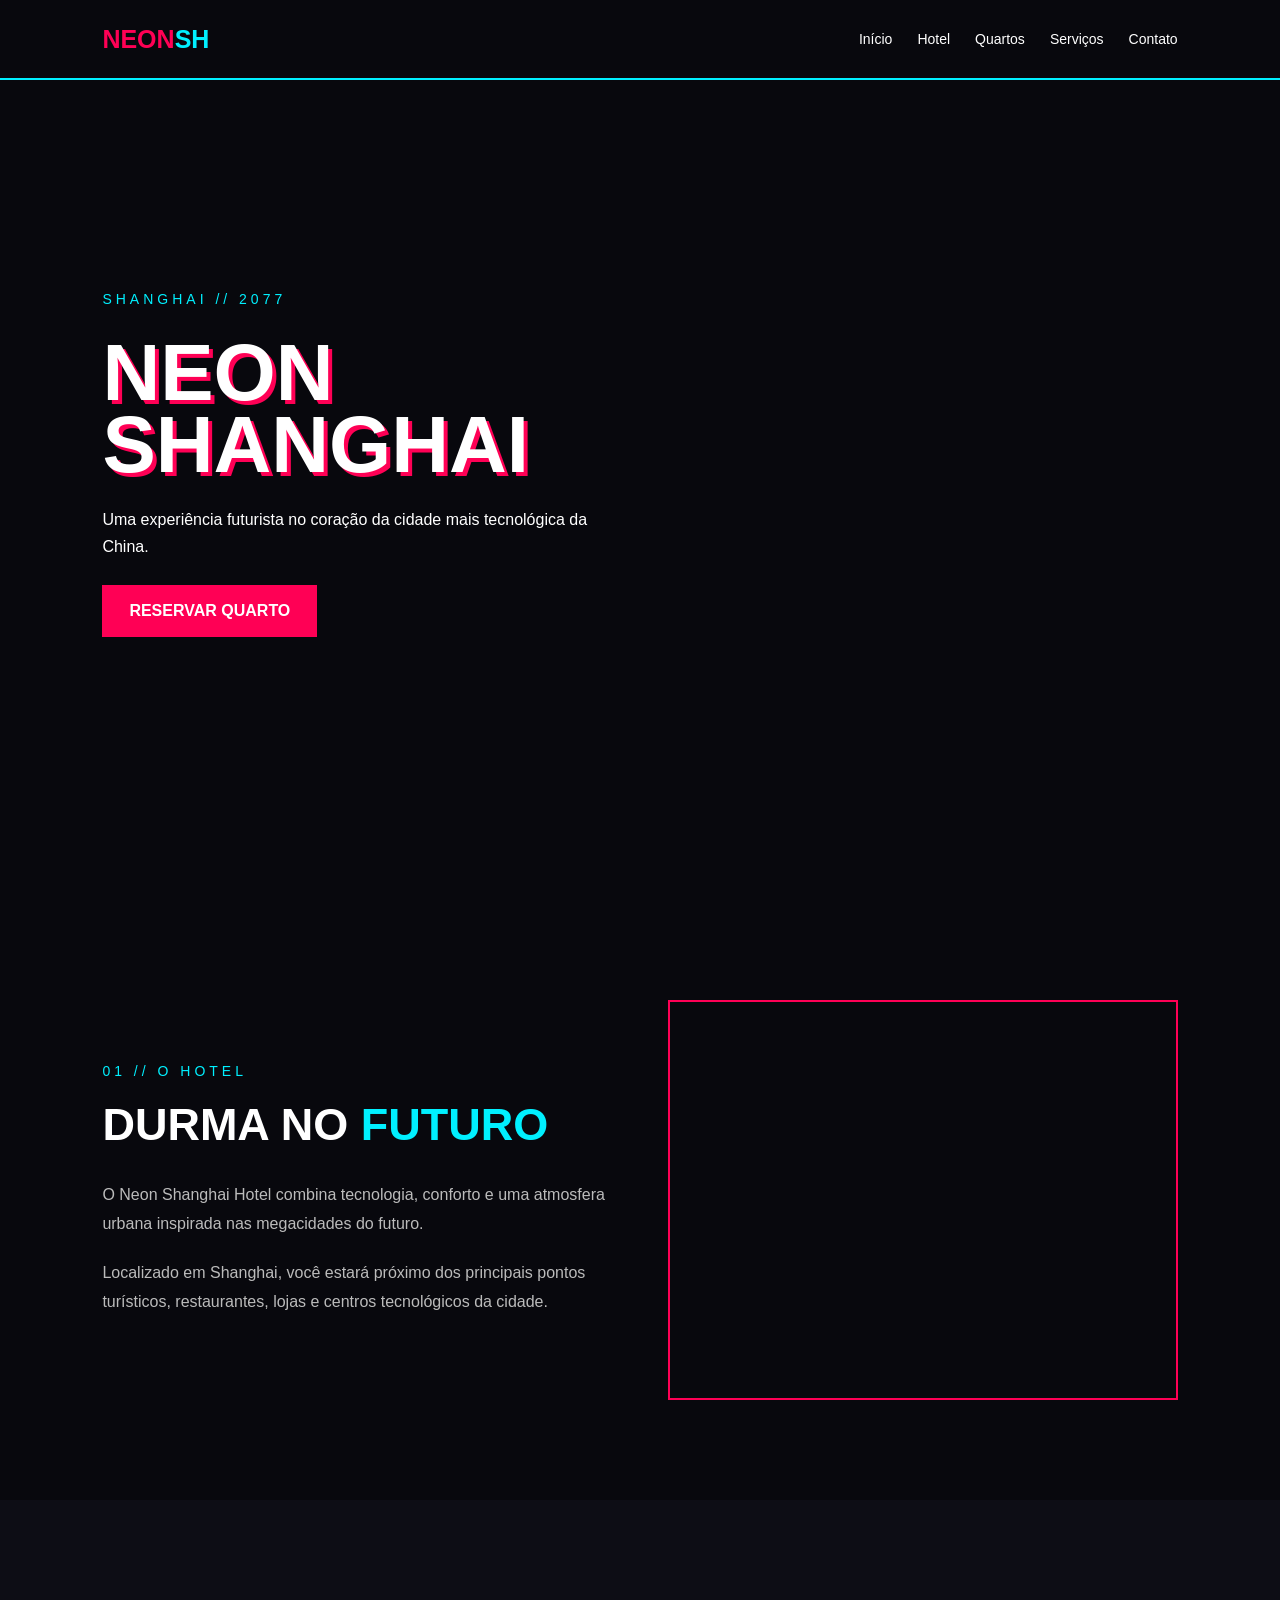
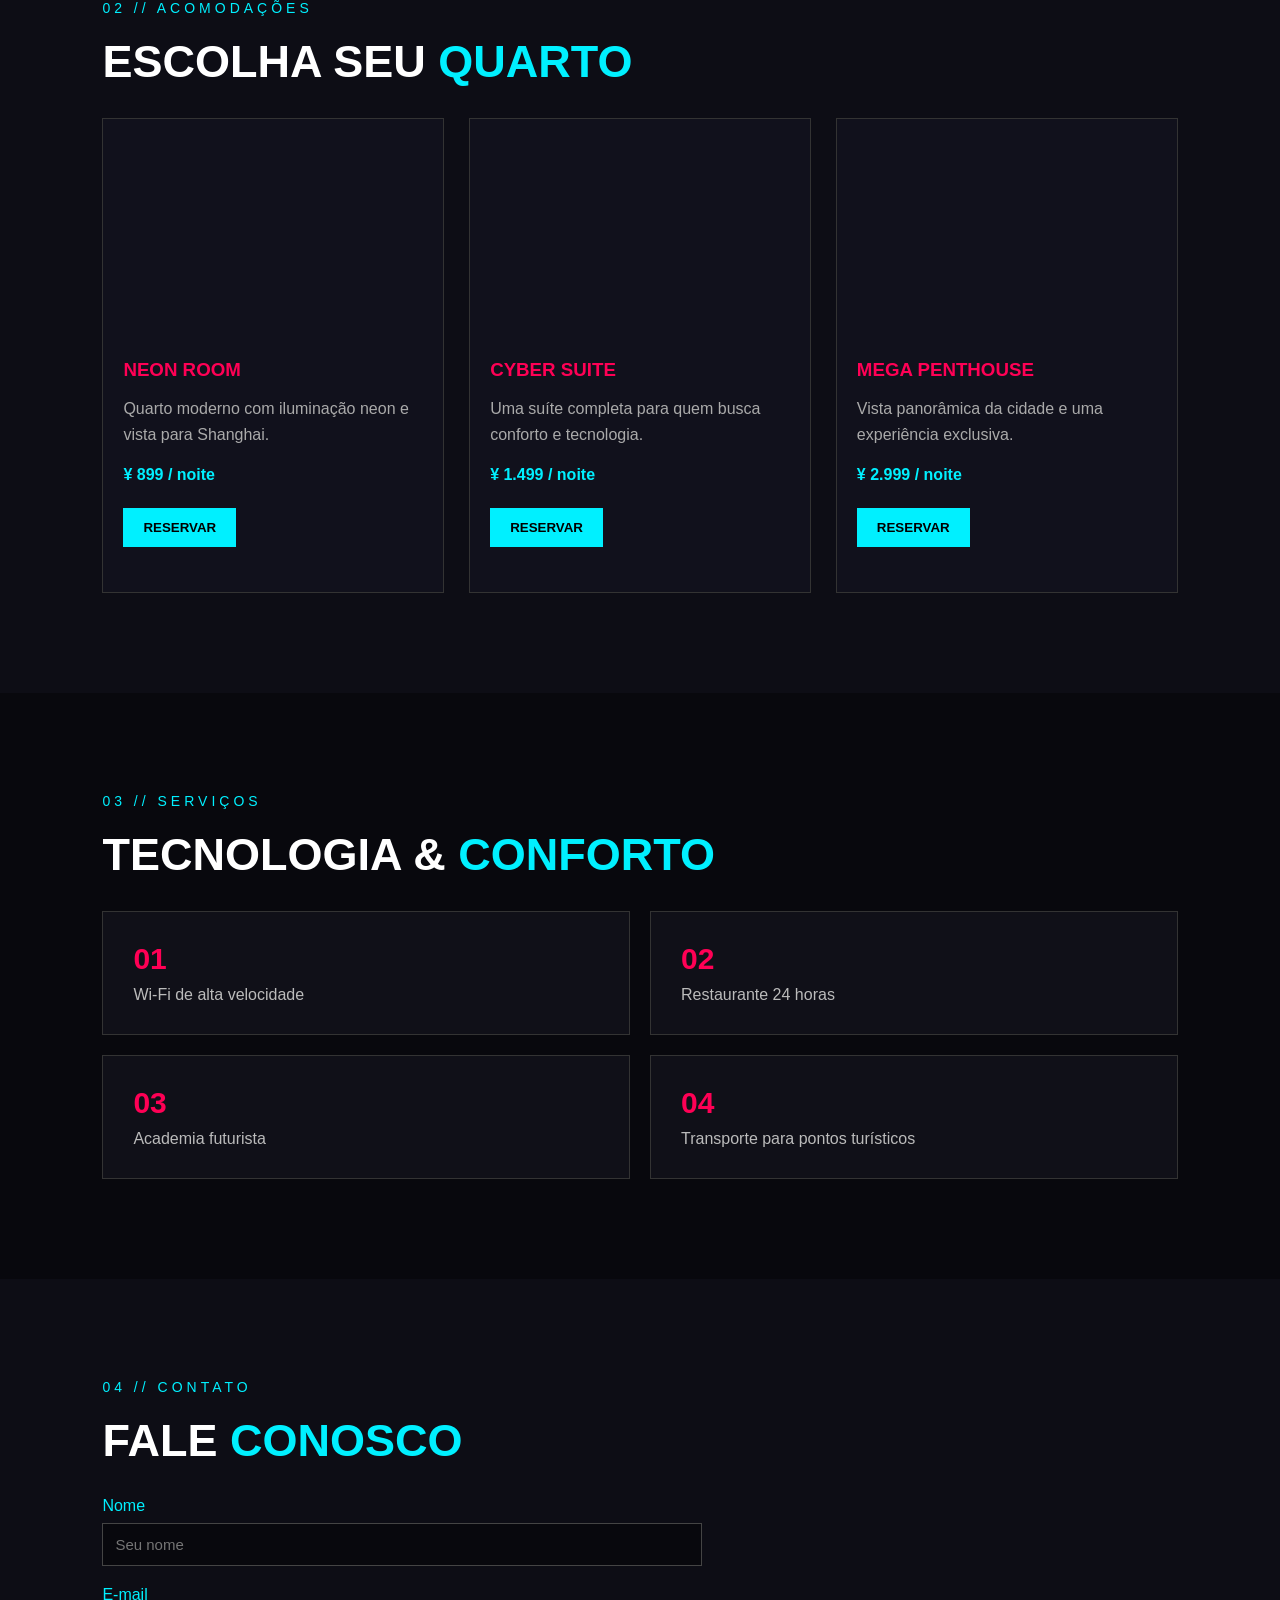
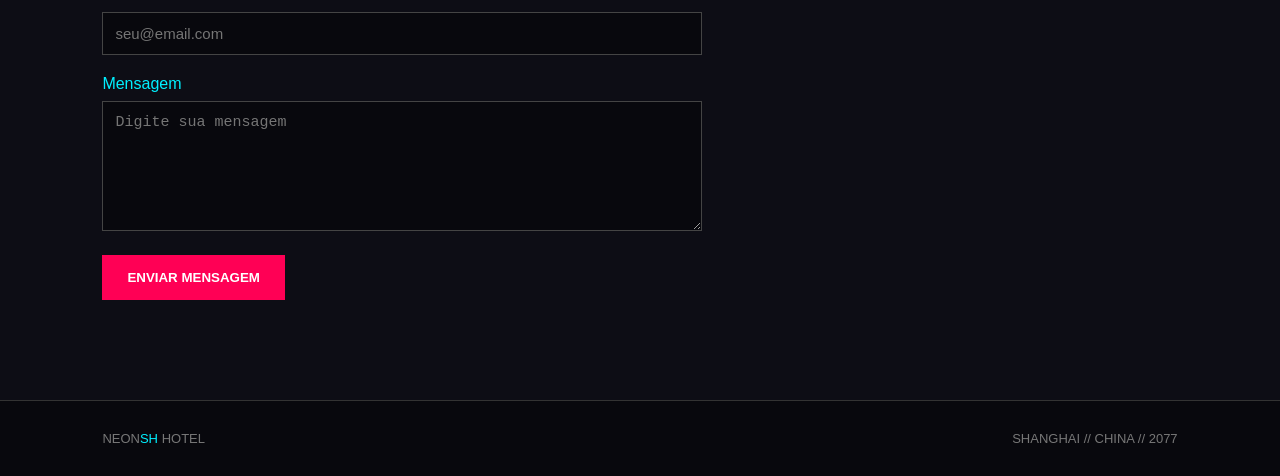
<file: hotelNightCity/index.html>
<!DOCTYPE html>
<html lang="pt-BR">

<head>
    <meta charset="UTF-8">
    <meta name="viewport" content="width=device-width, initial-scale=1.0">

    <title>NEON SHANGHAI HOTEL</title>

    <link rel="stylesheet" href="style.css">
</head>

<body>

    <!-- MENU -->

    <header>

        <div class="logo">
            NEON<span>SH</span>
        </div>

        <nav>
            <a href="#inicio">Início</a>
            <a href="#hotel">Hotel</a>
            <a href="#quartos">Quartos</a>
            <a href="#servicos">Serviços</a>
            <a href="#contato">Contato</a>
        </nav>

    </header>


    <!-- INÍCIO -->

    <section id="inicio" class="inicio">

        <div class="texto-inicio">

            <p class="pequeno">SHANGHAI // 2077</p>

            <h1>
                NEON
                <br>
                SHANGHAI
            </h1>

            <p>
                Uma experiência futurista no coração
                da cidade mais tecnológica da China.
            </p>

            <a href="#quartos" class="botao">
                RESERVAR QUARTO
            </a>

        </div>

    </section>


    <!-- HOTEL -->

    <section id="hotel" class="hotel">

        <div class="conteudo">

            <p class="titulo-pequeno">01 // O HOTEL</p>

            <h2>
                DURMA NO
                <span>FUTURO</span>
            </h2>

            <p>
                O Neon Shanghai Hotel combina tecnologia,
                conforto e uma atmosfera urbana inspirada
                nas megacidades do futuro.
            </p>

            <p>
                Localizado em Shanghai, você estará próximo
                dos principais pontos turísticos, restaurantes,
                lojas e centros tecnológicos da cidade.
            </p>

        </div>

        <div class="imagem-hotel"></div>

    </section>


    <!-- QUARTOS -->

    <section id="quartos" class="quartos">

        <p class="titulo-pequeno">02 // ACOMODAÇÕES</p>

        <h2>
            ESCOLHA SEU
            <span>QUARTO</span>
        </h2>

        <div class="cards">

            <div class="card">

                <div class="foto quarto1"></div>

                <h3>NEON ROOM</h3>

                <p>
                    Quarto moderno com iluminação
                    neon e vista para Shanghai.
                </p>

                <p class="preco">
                    ¥ 899 / noite
                </p>

                <button>RESERVAR</button>

            </div>


            <div class="card">

                <div class="foto quarto2"></div>

                <h3>CYBER SUITE</h3>

                <p>
                    Uma suíte completa para quem
                    busca conforto e tecnologia.
                </p>

                <p class="preco">
                    ¥ 1.499 / noite
                </p>

                <button>RESERVAR</button>

            </div>


            <div class="card">

                <div class="foto quarto3"></div>

                <h3>MEGA PENTHOUSE</h3>

                <p>
                    Vista panorâmica da cidade
                    e uma experiência exclusiva.
                </p>

                <p class="preco">
                    ¥ 2.999 / noite
                </p>

                <button>RESERVAR</button>

            </div>

        </div>

    </section>


    <!-- SERVIÇOS -->

    <section id="servicos" class="servicos">

        <p class="titulo-pequeno">03 // SERVIÇOS</p>

        <h2>
            TECNOLOGIA &
            <span>CONFORTO</span>
        </h2>

        <div class="lista-servicos">

            <div>
                <h3>01</h3>
                <p>Wi-Fi de alta velocidade</p>
            </div>

            <div>
                <h3>02</h3>
                <p>Restaurante 24 horas</p>
            </div>

            <div>
                <h3>03</h3>
                <p>Academia futurista</p>
            </div>

            <div>
                <h3>04</h3>
                <p>Transporte para pontos turísticos</p>
            </div>

        </div>

    </section>


    <!-- CONTATO -->

    <section id="contato" class="contato">

        <p class="titulo-pequeno">04 // CONTATO</p>

        <h2>
            FALE
            <span>CONOSCO</span>
        </h2>

        <form>

            <label for="nome">Nome</label>
            <input type="text" id="nome" placeholder="Seu nome">

            <label for="email">E-mail</label>
            <input type="email" id="email" placeholder="seu@email.com">

            <label for="mensagem">Mensagem</label>
            <textarea id="mensagem" placeholder="Digite sua mensagem"></textarea>

            <button type="submit">
                ENVIAR MENSAGEM
            </button>

        </form>

    </section>


    <!-- RODAPÉ -->

    <footer>

        <p>
            NEON<span>SH</span> HOTEL
        </p>

        <p>
            SHANGHAI // CHINA // 2077
        </p>

    </footer>

</body>

</html>
</file>
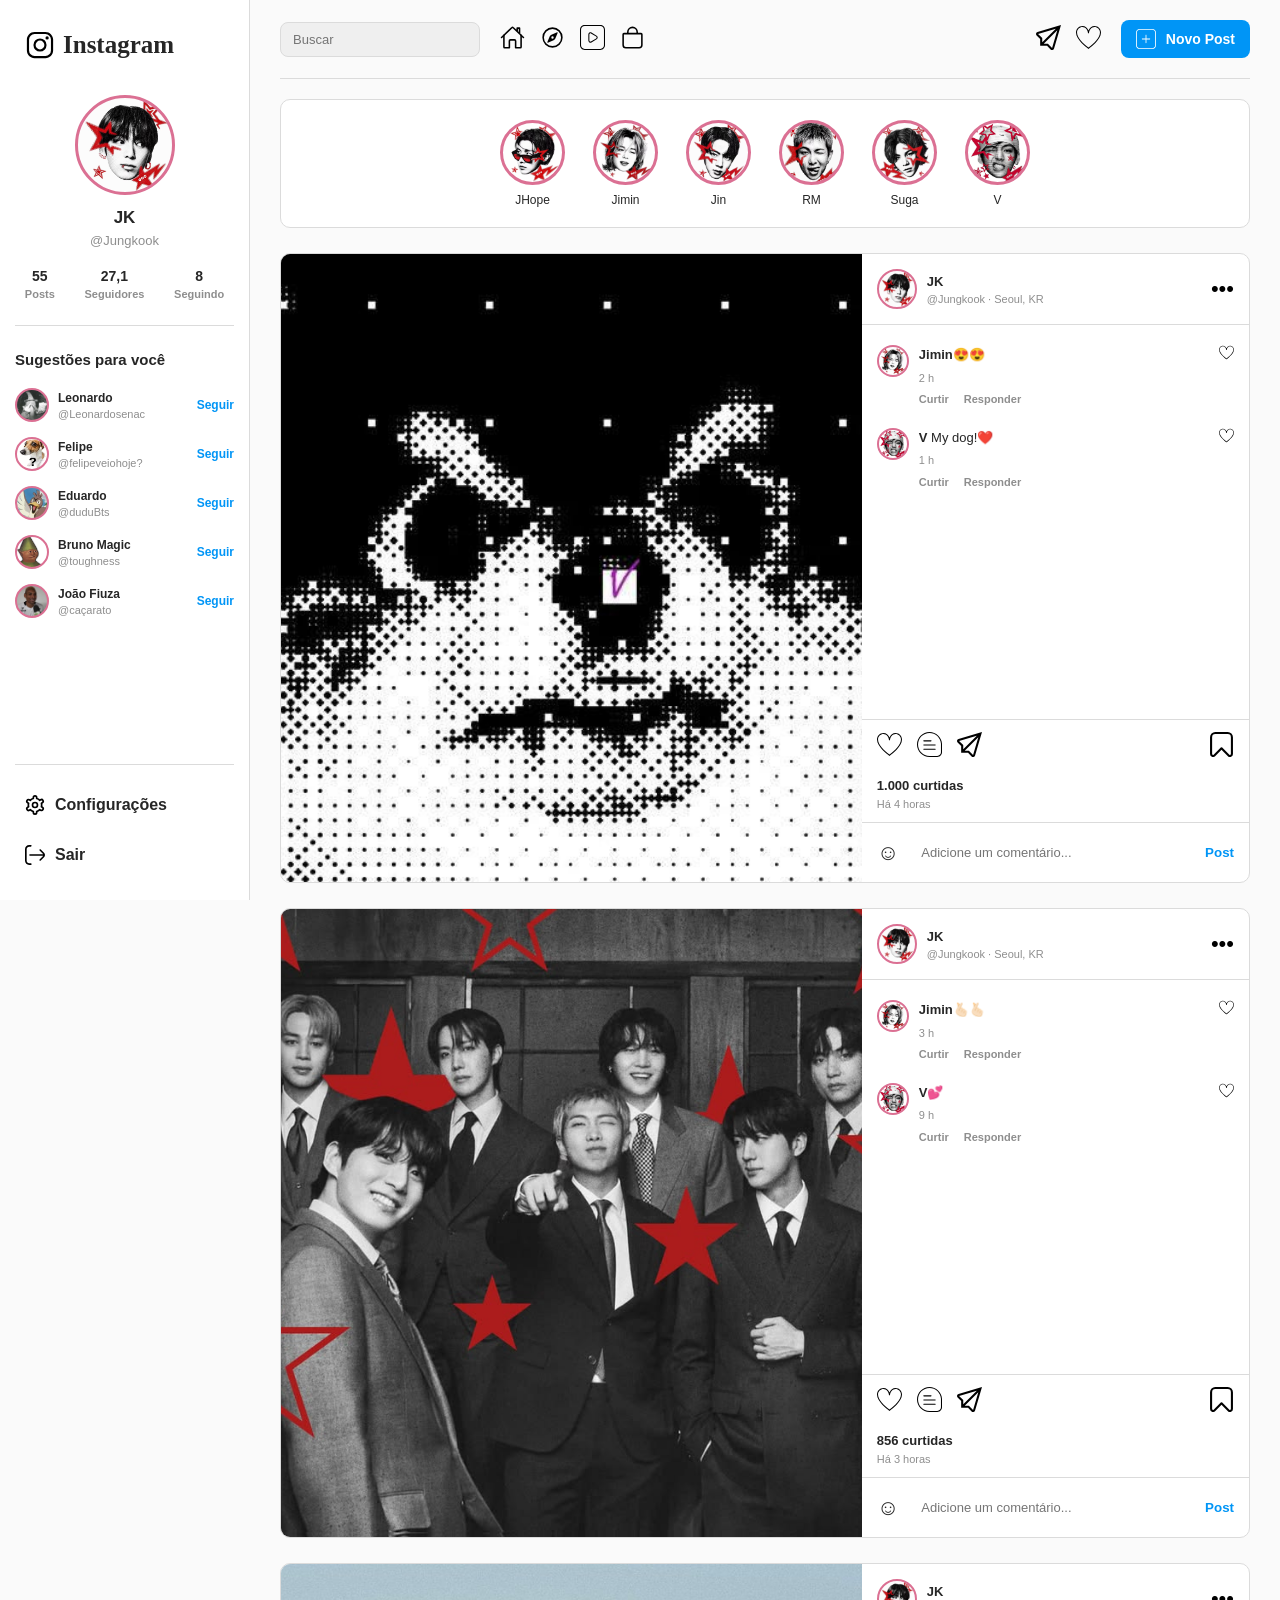
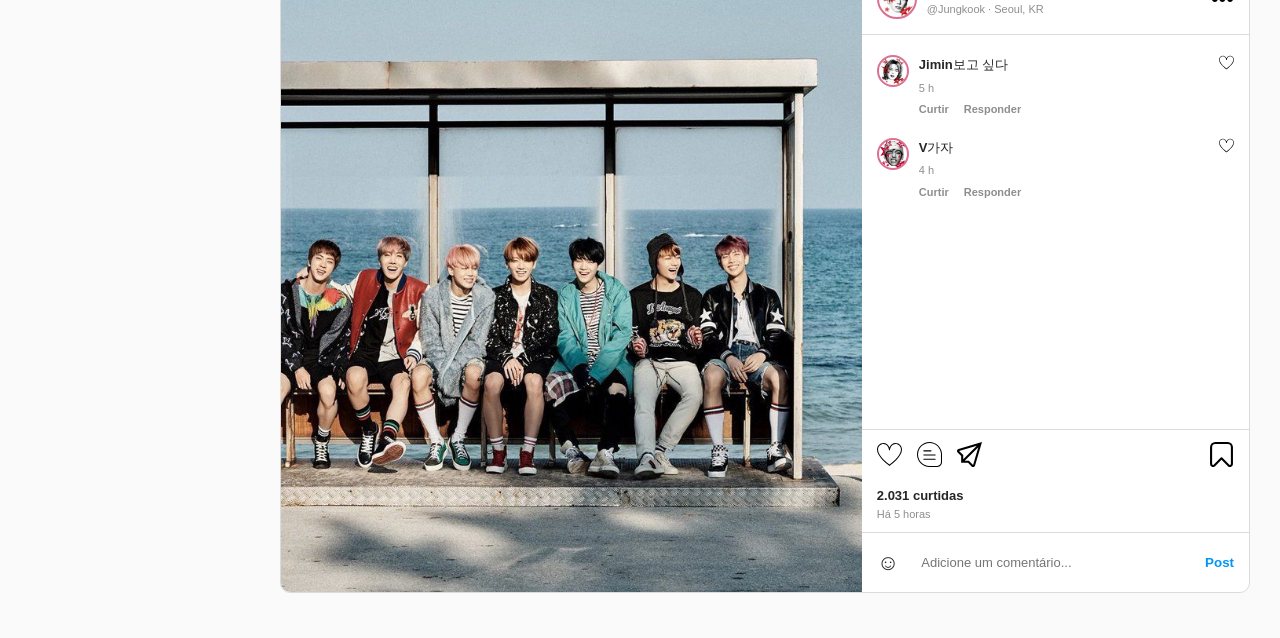
<file: insta/index.html>
<!DOCTYPE html>
<html lang="pt-BR">
<head>
    <meta charset="UTF-8">
    <meta name="viewport" content="width=device-width, initial-scale=1.0">
    <link rel="stylesheet" href="style.css">
    <title>Instagram</title>
</head>
<body>
    <div id="container">

        <aside>
            <div id="div-logo">
                <img src="icones/logo-instagram.svg" alt="Logo" width="30">
                <h1>Instagram</h1>
            </div>

            <div id="div-perfil">
                <div id="foto-perfil"></div>
                <h2>JK</h2>
                <h3>@Jungkook</h3>

                <div id="div-stats">
                    <div id="div-posts">
                        <h5 class="stats-quantidade">55</h5>
                        <h5 class="stats-titulo">Posts</h5>
                    </div>

                    <div id="div-seguidores">
                        <h5 class="stats-quantidade">27,1</h5>
                        <h5 class="stats-titulo">Seguidores</h5>
                    </div>

                    <div id="div-seguindo">
                        <h5 class="stats-quantidade">8</h5>
                        <h5 class="stats-titulo">Seguindo</h5>
                    </div>
                </div>
            </div>

            <div id="div-sugestoes">
                <h2>Sugestões para você</h2>

                <div class="div-sugestoes">
                    <div class="foto-sugestao"></div>
                    <div class="sugestao-info">
                        <strong>Leonardo</strong>
                        <span>@Leonardosenac</span>
                    </div>
                    <a href="#">Seguir</a>
                </div>

                <div class="div-sugestoes">
                    <div class="foto-sugestao"></div>
                    <div class="sugestao-info">
                        <strong>Felipe</strong>
                        <span>@felipeveiohoje?</span>
                    </div>
                    <a href="#">Seguir</a>
                </div>

                <div class="div-sugestoes">
                    <div class="foto-sugestao"></div>
                    <div class="sugestao-info">
                        <strong>Eduardo</strong>
                        <span>@duduBts</span>
                    </div>
                    <a href="#">Seguir</a>
                </div>

                <div class="div-sugestoes">
                    <div class="foto-sugestao"></div>
                    <div class="sugestao-info">
                        <strong>Bruno Magic </strong>
                        <span>@toughness</span>
                    </div>
                    <a href="#">Seguir</a>
                </div>

                <div class="div-sugestoes">
                    <div class="foto-sugestao"></div>
                    <div class="sugestao-info">
                        <strong>João Fiuza</strong>
                        <span>@caçarato</span>
                    </div>
                    <a href="#">Seguir</a>
                </div>
            </div>

            <footer>
                <div id="div-opcoes">
                    <div id="settings">
                        <img src="icones/definicoes.svg" alt="" class="img-footer">
                        <h4>Configurações</h4>
                    </div>

                    <div id="logoff">
                        <img src="icones/saida.svg" alt="" class="img-footer">
                        <h4>Sair</h4>
                    </div>
                </div>
            </footer>
        </aside>

        <main>
            <section id="inicio">
                <header>
                    <div id="div-inicio">
                        <input type="text" placeholder="Buscar">

                        <nav>
                            <a href="#inicio" class="nav-opcao">
                                <img src="icones/home-outline.svg" alt="">
                            </a>

                            <a href="#" class="nav-opcao">
                                <img src="icones/compass-outline.svg" alt="">
                            </a>

                            <a href="#" class="nav-opcao" id="play">
                                <img src="icones/reproduzir-alt.svg" alt="">
                            </a>

                            <a href="#" class="nav-opcao">
                                <img src="icones/bag-outline.svg" alt="">
                            </a>
                        </nav>
                    </div>

                    <div id="div-direita">
                        <nav>
                            <a href="#" class="nav-opcao">
                                <img src="icones/aviao-de-papel.svg" alt="">
                            </a>

                            <a href="#" class="nav-opcao">
                                <img src="icones/coracao.svg" alt="">
                            </a>
                        </nav>

                        <button id="new-post">
                            <img src="icones/quadrado-mais.svg" alt="">
                            <h4>Novo Post</h4>
                        </button>
                    </div>
                </header>
            </section>

            <section id="stories">
                <div class="div-stories">
                    <div class="foto-stories"></div>
                    <h3>JHope</h3>
                </div>

                <div class="div-stories">
                    <div class="foto-stories"></div>
                    <h3>Jimin</h3>
                </div>

                <div class="div-stories">
                    <div class="foto-stories"></div>
                    <h3>Jin</h3>
                </div>

                <div class="div-stories">
                    <div class="foto-stories"></div>
                    <h3>RM</h3>
                </div>

                <div class="div-stories">
                    <div class="foto-stories"></div>
                    <h3>Suga</h3>
                </div>

                <div class="div-stories">
                    <div class="foto-stories"></div>
                    <h3>V</h3>
                </div>
            </section>

            <!-- PRIMEIRO POST -->
            <section class="publi">

                <article class="img-publi"></article>

                <div class="infos-publi">

                    <div class="top-publi">
                        <div class="conjunto-publi">
                            <div class="perfil-publi"></div>

                            <div class="nome-publi">
                                 <h4>JK</h4>
                                <p>@Jungkook · Seoul, KR</p>
                            </div>
                        </div>

                        <button class="botao-opcoes">•••</button>
                    </div>

                    <div class="comentarios-publi">

                        <div class="comentario-publi">
                            <div class="perfil-comentario"></div>

                            <div class="texto-comentario">
                                <p><strong>Jimin</strong>😍😍</p>

                                <span>2 h</span>

                                <nav class="acoes-comentario">
                                    <a href="#">Curtir</a>
                                    <a href="#">Responder</a>
                                </nav>
                            </div>

                            <a href="#" class="curtir-comentario">
                                <img src="icones/coracao.svg" alt="Curtir comentário">
                            </a>
                        </div>

                        <div class="comentario-publi">
                            <div class="perfil-comentario"></div>

                            <div class="texto-comentario">
                                <p><strong>V</strong> My dog!❤️</p>

                                <span>1 h</span>

                                <nav class="acoes-comentario">
                                    <a href="#">Curtir</a>
                                    <a href="#">Responder</a>
                                </nav>
                            </div>

                            <a href="#" class="curtir-comentario">
                                <img src="icones/coracao.svg" alt="Curtir comentário">
                            </a>
                        </div>

                    </div>

                    <div class="interacoes-publi">
                        <nav class="botoes-interacao">
                            <a href="#" title="Curtir">
                                <img src="icones/coracao.svg" alt="Curtir">
                            </a>

                            <a href="#" title="Comentar">
                                <img src="icones/comentario.svg" alt="Comentar">
                            </a>

                            <a href="#" title="Compartilhar">
                                <img src="icones/aviao-de-papel.svg" alt="Compartilhar">
                            </a>
                        </nav>

                        <nav class="save-publi">
                            <a href="#" title="Salvar">
                                <img src="icones/marca-paginas.svg" alt="Salvar">
                            </a>
                        </nav>
                    </div>

                    <div class="detalhes-publi">
                        <strong>1.000 curtidas</strong>
                        <span>Há 4 horas</span>
                    </div>

                    <div class="novo-comentario">
                        <span class="emoji-comentario">☺</span>

                        <input type="text" placeholder="Adicione um comentário...">

                        <button>Post</button>
                    </div>

                </div>
            </section>

            <!-- SEGUNDO POST -->
            <section class="publi post-lucas">

                <article class="img-publi"></article>

                <div class="infos-publi">

                    <div class="top-publi">
                        <div class="conjunto-publi">
                            <div class="perfil-publi"></div>

                            <div class="nome-publi">
                                 <h4>JK</h4>
                                <p>@Jungkook · Seoul, KR</p>
                            </div>
                        </div>

                        <button class="botao-opcoes">•••</button>
                    </div>

                    <div class="comentarios-publi">

                        <div class="comentario-publi">
                            <div class="perfil-comentario"></div>

                            <div class="texto-comentario">
                                <p><strong>Jimin</strong>🫰🏻🫰🏻</p>
                                <span>3 h</span>

                                <nav class="acoes-comentario">
                                    <a href="#">Curtir</a>
                                    <a href="#">Responder</a>
                                </nav>
                            </div>

                            <a href="#" class="curtir-comentario">
                                <img src="icones/coracao.svg" alt="Curtir comentário">
                            </a>
                        </div>

                        <div class="comentario-publi">
                            <div class="perfil-comentario"></div>

                            <div class="texto-comentario">
                                <p><strong>V</strong>💕</p>
                                <span>9 h</span>

                                <nav class="acoes-comentario">
                                    <a href="#">Curtir</a>
                                    <a href="#">Responder</a>
                                </nav>
                            </div>

                            <a href="#" class="curtir-comentario">
                                <img src="icones/coracao.svg" alt="Curtir comentário">
                            </a>
                        </div>

                    </div>

                    <div class="interacoes-publi">
                        <nav class="botoes-interacao">
                            <a href="#" title="Curtir">
                                <img src="icones/coracao.svg" alt="Curtir">
                            </a>

                            <a href="#" title="Comentar">
                                <img src="icones/comentario.svg" alt="Comentar">
                            </a>

                            <a href="#" title="Compartilhar">
                                <img src="icones/aviao-de-papel.svg" alt="Compartilhar">
                            </a>
                        </nav>

                        <nav class="save-publi">
                            <a href="#" title="Salvar">
                                <img src="icones/marca-paginas.svg" alt="Salvar">
                            </a>
                        </nav>
                    </div>

                    <div class="detalhes-publi">
                        <strong>856 curtidas</strong>
                        <span>Há 3 horas</span>
                    </div>

                    <div class="novo-comentario">
                        <span class="emoji-comentario">☺</span>
                        <input type="text" placeholder="Adicione um comentário...">
                        <button>Post</button>
                    </div>

                </div>
            </section>

            <!-- TERCEIRO POST -->
            <section class="publi post-ana">

                <article class="img-publi"></article>

                <div class="infos-publi">

                    <div class="top-publi">
                        <div class="conjunto-publi">
                            <div class="perfil-publi"></div>

                            <div class="nome-publi">
                                <h4>JK</h4>
                                <p>@Jungkook · Seoul, KR</p>
                            </div>
                        </div>

                        <button class="botao-opcoes">•••</button>
                    </div>

                    <div class="comentarios-publi">

                        <div class="comentario-publi">
                            <div class="perfil-comentario"></div>

                            <div class="texto-comentario">
                                <p><strong>Jimin</strong>보고 싶다</p>
                                <span>5 h</span>

                                <nav class="acoes-comentario">
                                    <a href="#">Curtir</a>
                                    <a href="#">Responder</a>
                                </nav>
                            </div>

                            <a href="#" class="curtir-comentario">
                                <img src="icones/coracao.svg" alt="Curtir comentário">
                            </a>
                        </div>

                        <div class="comentario-publi">
                            <div class="perfil-comentario"></div>

                            <div class="texto-comentario">
                                <p><strong>V</strong>가자</p>
                                <span>4 h</span>

                                <nav class="acoes-comentario">
                                    <a href="#">Curtir</a>
                                    <a href="#">Responder</a>
                                </nav>
                            </div>

                            <a href="#" class="curtir-comentario">
                                <img src="icones/coracao.svg" alt="Curtir comentário">
                            </a>
                        </div>

                    </div>

                    <div class="interacoes-publi">
                        <nav class="botoes-interacao">
                            <a href="#" title="Curtir">
                                <img src="icones/coracao.svg" alt="Curtir">
                            </a>

                            <a href="#" title="Comentar">
                                <img src="icones/comentario.svg" alt="Comentar">
                            </a>

                            <a href="#" title="Compartilhar">
                                <img src="icones/aviao-de-papel.svg" alt="Compartilhar">
                            </a>
                        </nav>

                        <nav class="save-publi">
                            <a href="#" title="Salvar">
                                <img src="icones/marca-paginas.svg" alt="Salvar">
                            </a>
                        </nav>
                    </div>

                    <div class="detalhes-publi">
                        <strong>2.031 curtidas</strong>
                        <span>Há 5 horas</span>
                    </div>

                    <div class="novo-comentario">
                        <span class="emoji-comentario">☺</span>
                        <input type="text" placeholder="Adicione um comentário...">
                        <button>Post</button>
                    </div>

                </div>
            </section>

        </main>
    </div>
</body>
</html>
</file>
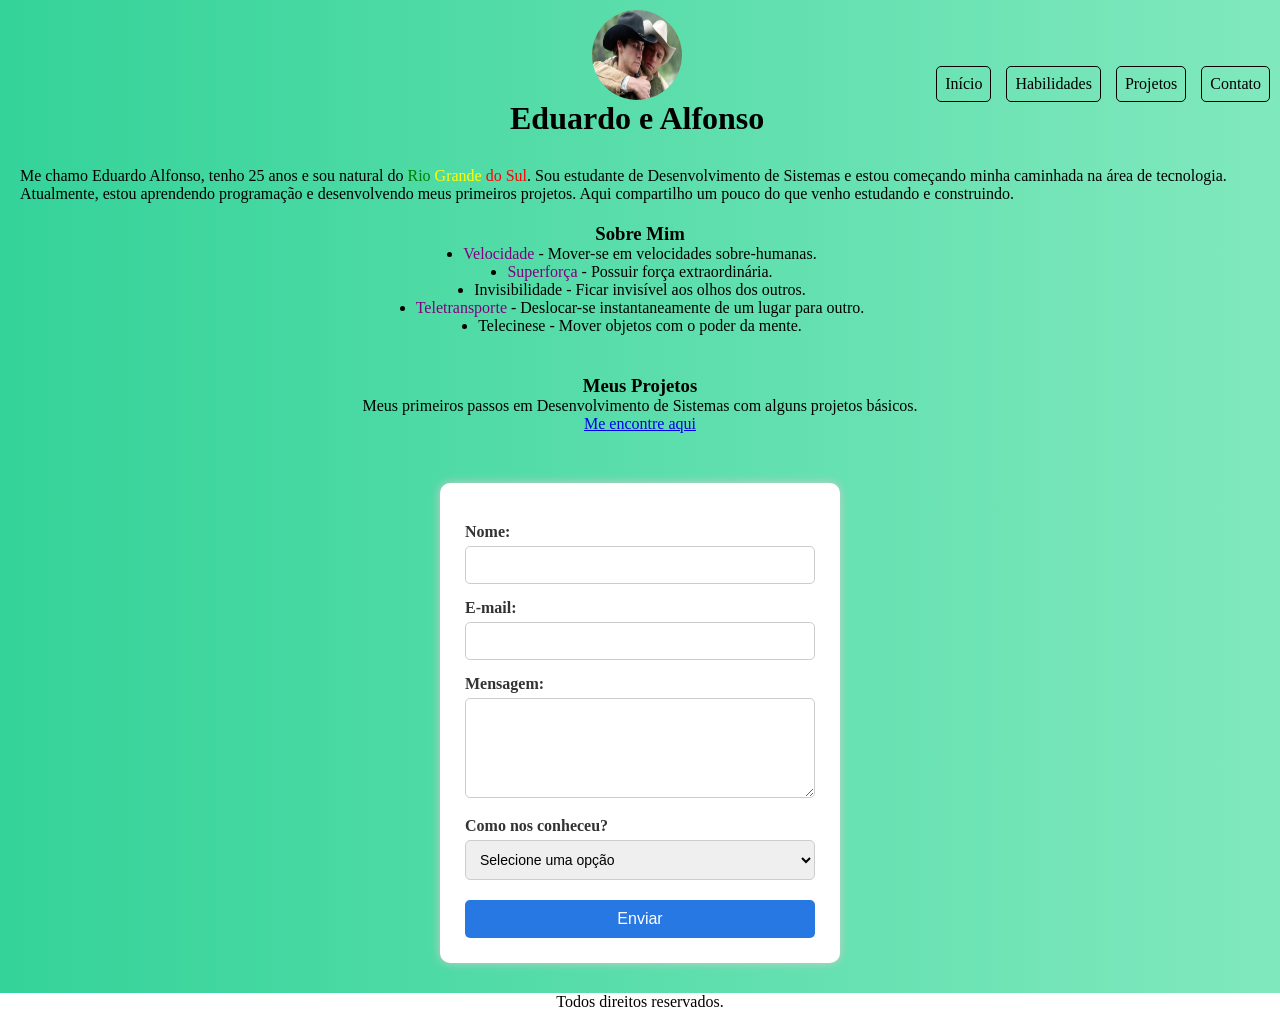
<file: porti/index.html>
<!DOCTYPE html>
<html lang="pt-BR">
  <head>
    <meta charset="UTF-8" />
    <meta name="viewport" content="width=device-width, initial-scale=1.0" />
    <title>Meu Portifólio</title>
    <link rel="stylesheet" href="style.css" />
  </head>
  <body>
    <header>
      <div class="div-header">
        <img src="./assets/cowboy.jpg" alt="dois cowboys" class="img" />
        <h1 class="h1-nome">Eduardo e Alfonso</h1>
      </div>
      <nav class="menu">
        <a href="#sec-1" class="nav-opcao">Início</a>
        <a href="#sec-2" class="nav-opcao">Habilidades</a>
        <a href="#sec-3" class="nav-opcao">Projetos</a>
        <a href="#sec-4" class="nav-opcao">Contato</a>
      </nav>
    </header>
    <main>
      <section id="sec-1">
        <div class="descricao">
          <!--<h1 class="h1">Eduardo Alfonso</h1> -->
          <p class="p1">
            Me chamo Eduardo Alfonso, tenho 25 anos e sou natural do
            <span class="span1">Rio </span><span class="span2">Grande </span
            ><span class="span3">do Sul</span>. Sou estudante de Desenvolvimento
            de Sistemas e estou começando minha caminhada na área de tecnologia.
            Atualmente, estou aprendendo programação e desenvolvendo meus
            primeiros projetos. Aqui compartilho um pouco do que venho estudando
            e construindo.
          </p>
        </div>
      </section>
      <section id="sec-2">
        <div>
          <ul class="lista">
            <h3>Sobre Mim</h3>
            <li>
              <span>Velocidade</span> - Mover-se em velocidades sobre-humanas.
            </li>
            <li><span>Superforça</span> - Possuir força extraordinária.</li>
            <li>Invisibilidade - Ficar invisível aos olhos dos outros.</li>
            <li>
              <span>Teletransporte</span> - Deslocar-se instantaneamente de um
              lugar para outro.
            </li>
            <li>Telecinese - Mover objetos com o poder da mente.</li>
          </ul>
        </div>
      </section>
      <section id="sec-3">
        <div class="meus-projetos">
          <h3>Meus Projetos</h3>
          <p>
            Meus primeiros passos em Desenvolvimento de Sistemas com alguns
            projetos básicos.
          </p>
          <a href="https://github.com/EduardoAlfonsoDev" class="link-pessoal"
            >Me encontre aqui</a
          >
        </div>
      </section>
      <section id="sec-4">
        <div class="form">
            <form action="#" method="post">
                <label for="nome">Nome:</label>
                <input type="text" id="nome" name="nome" required />
            
                <label for="email">E-mail:</label>
                <input type="email" id="email" name="email" required />
            
                <label for="mensagem">Mensagem:</label>
                <textarea id="mensagem" name="mensagem" required></textarea>
            
                <label for="conheceu">Como nos conheceu?</label>
                <select id="conheceu" name="conheceu" required>
                    <option value="">Selecione uma opção</option>
                    <option value="google">Google</option>
                    <option value="redes-sociais">Redes sociais</option>
                    <option value="indicacao">Indicação de amigos</option>
                </select>
            
                <input type="submit" value="Enviar" />
            </form>
        </div>
      </section>
    </main>
    <footer>
      <p>Todos direitos reservados.</p>
    </footer>
  </body>
</html>
</file>
<file: hotelNightCity/style.css>
/* CONFIGURAÇÃO GERAL */

* {
    box-sizing: border-box;
    margin: 0;
    padding: 0;
}

html {
    scroll-behavior: smooth;
}

body {
    background-color: #08080d;
    color: white;
    font-family: Arial, sans-serif;
}


/* MENU */

header {
    height: 80px;
    background-color: #08080d;

    display: flex;
    justify-content: space-between;
    align-items: center;

    padding: 0 8%;

    border-bottom: 2px solid #00f0ff;

    position: fixed;
    top: 0;
    width: 100%;

    z-index: 10;
}

.logo {
    color: #ff0055;
    font-size: 25px;
    font-weight: bold;
}

.logo span {
    color: #00f0ff;
}

nav {
    display: flex;
    gap: 25px;
}

nav a {
    color: white;
    text-decoration: none;
    font-size: 14px;
}

nav a:hover {
    color: #00f0ff;
}


/* INÍCIO */

.inicio {
    min-height: 100vh;

    display: flex;
    align-items: center;

    padding: 100px 8%;

    background-image:
        linear-gradient(
            rgba(8, 8, 13, 0.55),
            rgba(8, 8, 13, 0.9)
        ),
        url("https://images.unsplash.com/photo-1536599018102-9f803c140fc1?auto=format&fit=crop&w=1600&q=80");

    background-size: cover;
    background-position: center;
}

.texto-inicio {
    max-width: 650px;
}

.pequeno,
.titulo-pequeno {
    color: #00f0ff;
    font-size: 14px;
    letter-spacing: 4px;
    margin-bottom: 20px;
}

h1 {
    font-size: 80px;
    line-height: 0.9;
    color: white;

    text-shadow:
        4px 4px 0px #ff0055;
}

.texto-inicio p {
    margin: 25px 0;
    line-height: 1.7;
    max-width: 500px;
}

.botao {
    display: inline-block;

    padding: 15px 25px;

    background-color: #ff0055;

    color: white;

    text-decoration: none;

    font-weight: bold;

    border: 2px solid #ff0055;
}

.botao:hover {
    background-color: transparent;
    color: #ff0055;
}


/* SEÇÕES */

section {
    padding: 100px 8%;
}

h2 {
    font-size: 45px;
    margin-bottom: 30px;
}

h2 span {
    color: #00f0ff;
}


/* HOTEL */

.hotel {
    display: flex;
    gap: 60px;
    align-items: center;
}

.conteudo {
    flex: 1;
}

.conteudo p:not(.titulo-pequeno) {
    color: #bbb;
    line-height: 1.8;
    margin-bottom: 20px;
}

.imagem-hotel {
    flex: 1;
    height: 400px;

    background-image: url("https://images.unsplash.com/photo-1531058020387-3be344556be6?auto=format&fit=crop&w=1000&q=80");

    background-size: cover;
    background-position: center;

    border: 2px solid #ff0055;
}


/* QUARTOS */

.quartos {
    background-color: #0d0d15;
}

.cards {
    display: flex;
    gap: 25px;
}

.card {
    flex: 1;

    background-color: #11111c;

    border: 1px solid #333;

    padding-bottom: 25px;

    transition: 0.3s;
}

.card:hover {
    transform: translateY(-8px);
    border-color: #00f0ff;
}

.foto {
    height: 220px;

    background-size: cover;
    background-position: center;
}

.quarto1 {
    background-image: url("https://images.unsplash.com/photo-1611892440504-42a792e24d32?auto=format&fit=crop&w=800&q=80");
}

.quarto2 {
    background-image: url("https://images.unsplash.com/photo-1582719478250-c89cae4dc85b?auto=format&fit=crop&w=800&q=80");
}

.quarto3 {
    background-image: url("https://images.unsplash.com/photo-1600607687920-4e2a09cf159d?auto=format&fit=crop&w=800&q=80");
}

.card h3,
.card p {
    margin-left: 20px;
    margin-right: 20px;
}

.card h3 {
    color: #ff0055;
    margin-top: 20px;
}

.card p {
    color: #aaa;
    line-height: 1.6;
    margin-top: 15px;
}

.card .preco {
    color: #00f0ff;
    font-weight: bold;
}

.card button {
    margin: 20px;

    padding: 12px 20px;

    background-color: #00f0ff;

    border: none;

    font-weight: bold;

    cursor: pointer;
}


/* SERVIÇOS */

.lista-servicos {
    display: grid;

    grid-template-columns: repeat(2, 1fr);

    gap: 20px;
}

.lista-servicos div {
    padding: 30px;

    border: 1px solid #333;

    background-color: #101018;
}

.lista-servicos h3 {
    color: #ff0055;
    font-size: 30px;
}

.lista-servicos p {
    margin-top: 10px;
    color: #bbb;
}


/* CONTATO */

.contato {
    background-color: #0d0d15;
}

form {
    max-width: 600px;
}

label {
    display: block;
    margin-top: 20px;
    margin-bottom: 8px;
    color: #00f0ff;
}

input,
textarea {
    width: 100%;

    padding: 12px;

    background-color: #08080d;

    border: 1px solid #444;

    color: white;

    font-size: 15px;
}

textarea {
    height: 130px;
    resize: vertical;
}

input:focus,
textarea:focus {
    outline: none;
    border-color: #00f0ff;
}

form button {
    margin-top: 20px;

    padding: 15px 25px;

    background-color: #ff0055;

    color: white;

    border: none;

    font-weight: bold;

    cursor: pointer;
}


/* RODAPÉ */

footer {
    padding: 30px 8%;

    display: flex;

    justify-content: space-between;

    border-top: 1px solid #333;

    color: #777;

    font-size: 13px;
}

footer span {
    color: #00f0ff;
}


/* RESPONSIVIDADE */

@media (max-width: 800px) {

    header {
        height: auto;

        padding: 20px;

        flex-direction: column;

        gap: 15px;
    }

    nav {
        gap: 12px;
    }

    nav a {
        font-size: 12px;
    }

    h1 {
        font-size: 55px;
    }

    h2 {
        font-size: 35px;
    }

    .hotel {
        flex-direction: column;
    }

    .imagem-hotel {
        width: 100%;
    }

    .cards {
        flex-direction: column;
    }

    .lista-servicos {
        grid-template-columns: 1fr;
    }

    footer {
        flex-direction: column;
        gap: 15px;
    }
}
</file>
<file: insta/style.css>
* {
    margin: 0;
    padding: 0;
    box-sizing: border-box;
}

body {
    font-family: Arial, Helvetica, sans-serif;
    color: #262626;
    background-color: #fafafa;
}

a {
    color: inherit;
    text-decoration: none;
}

#container {
    display: flex;
    min-height: 100vh;
}

aside {
    display: flex;
    flex-direction: column;
    justify-content: space-between;
    position: fixed;
    top: 0;
    left: 0;
    width: 250px;
    height: 100vh;
    padding: 20px 15px;
    background-color: #fff;
    border-right: 1px solid #dbdbdb;
    overflow-y: auto;
    z-index: 100;
}

#div-logo {
    display: flex;
    align-items: center;
    gap: 8px;
    padding: 10px;
}

#div-logo h1 {
    font-family: cursive;
    font-size: 25px;
}

#div-perfil {
    display: flex;
    flex-direction: column;
    align-items: center;
    gap: 5px;
    padding: 25px 0;
    border-bottom: 1px solid #dbdbdb;
}

#foto-perfil,
.foto-sugestao,
.foto-stories,
.perfil-publi,
.perfil-comentario {
    background-size: cover;
    background-position: center;
}

#foto-perfil {
    width: 100px;
    height: 100px;
    margin-bottom: 8px;
    border: 3px solid palevioletred;
    border-radius: 50%;
    background-image: url(./assets/jungkook.jpg);
}

#div-perfil h2 {
    font-size: 17px;
}

#div-perfil h3 {
    color: #8e8e8e;
    font-size: 13px;
    font-weight: normal;
}

#div-stats {
    display: flex;
    justify-content: space-around;
    width: 100%;
    gap: 10px;
    margin-top: 15px;
}

#div-posts,
#div-seguidores,
#div-seguindo {
    display: flex;
    flex-direction: column;
    align-items: center;
    gap: 4px;
}

.stats-quantidade {
    font-size: 14px;
}

.stats-titulo {
    color: #8e8e8e;
    font-size: 11px;
}

#div-sugestoes {
    display: flex;
    flex-direction: column;
    gap: 15px;
    margin-top: 25px;
}

#div-sugestoes h2 {
    margin-bottom: 5px;
    font-size: 15px;
}

.div-sugestoes {
    display: flex;
    align-items: center;
    gap: 9px;
    font-size: 12px;
    justify-content: space-between;
}

.foto-sugestao {
    width: 34px;
    height: 34px;
    min-width: 34px;
    border: 2px solid palevioletred;
    border-radius: 50%;
}

.div-sugestoes:nth-of-type(1) .foto-sugestao {
    background-image: url(./assets/leosenac.jpg);
}

.div-sugestoes:nth-of-type(2) .foto-sugestao {
    background-image: url(./assets/felip.jpg);
}

.div-sugestoes:nth-of-type(3) .foto-sugestao {
    background-image: url(./assets/edubts.jpg);
}

.div-sugestoes:nth-of-type(4) .foto-sugestao {
    background-image: url(./assets/brunomagic.jpg);
}

.div-sugestoes:nth-of-type(5) .foto-sugestao {
    background-image: url(./assets/fiuzarato.jpg);
}

.sugestao-info {
    display: flex;
    flex-direction: column;
    gap: 3px;
    min-width: 0;
}

.sugestao-info span {
    color: #8e8e8e;
    font-size: 11px;
}

.div-sugestoes > a {
    margin-left: auto;
    color: #0095f6;
    font-weight: bold;
}

footer {
    position: sticky;
    bottom: 0;
    margin-top: auto;
    padding-top: 20px;
    padding-bottom: 5px;
    background-color: #fff;
    border-top: 1px solid #dbdbdb;
    z-index: 2;
}

#div-opcoes {
    display: flex;
    flex-direction: column;
    gap: 10px;
}

#logoff,
#settings {
    display: flex;
    align-items: center;
    gap: 10px;
    padding: 10px;
    border-radius: 8px;
    cursor: pointer;
}

#logoff:hover,
#settings:hover {
    background-color: #f2f2f2;
}

.img-footer {
    width: 20px;
    height: 20px;
}

main {
    flex: 1;
    min-width: 0;
    width: calc(100% - 250px);
    margin-left: 250px;
    padding: 20px 30px;
}

header {
    display: flex;
    justify-content: space-between;
    align-items: center;
    width: 100%;
    padding-bottom: 20px;
    border-bottom: 1px solid #dbdbdb;
}

#div-inicio,
#div-direita {
    display: flex;
    align-items: center;
    gap: 20px;
}

#div-inicio nav,
#div-direita nav {
    display: flex;
    align-items: center;
    gap: 15px;
}

nav img {
    width: 25px;
    height: 25px;
    transition: 0.2s;
}

nav a:hover img {
    transform: scale(1.1);
}

input {
    min-width: 200px;
    min-height: 35px;
    padding: 8px 12px;
    border: 1px solid #dbdbdb;
    border-radius: 8px;
    outline: none;
    background-color: #efefef;
    font-size: 13px;
}

input:focus {
    background-color: #fff;
    border-color: #dbdbdb;
}

#new-post {
    display: flex;
    align-items: center;
    gap: 10px;
    padding: 9px 15px;
    border: none;
    border-radius: 8px;
    background-color: #0095f6;
    color: #fff;
    font-size: 14px;
    font-weight: bold;
    cursor: pointer;
}

#new-post img {
    width: 20px;
    height: 20px;
    filter: brightness(0) invert(1);
}

#stories {
    display: flex;
    align-items: center;
    justify-content: center;
    gap: 28px;
    margin: 20px 0;
    padding: 20px;
    border: 1px solid #dbdbdb;
    border-radius: 10px;
    background-color: #fff;
}

.div-stories {
    display: flex;
    flex-direction: column;
    align-items: center;
    gap: 8px;
}

.div-stories h3 {
    font-size: 12px;
    font-weight: normal;
}

.foto-stories {
    width: 65px;
    height: 65px;
    border: 3px solid palevioletred;
    border-radius: 50%;
}

.div-stories:nth-child(1) .foto-stories {
    background-image: url(./assets/jhope.jpg);
}

.div-stories:nth-child(2) .foto-stories {
    background-image: url(./assets/jimin.jpg);
}

.div-stories:nth-child(3) .foto-stories {
    background-image: url(./assets/jin.jpg);
}

.div-stories:nth-child(4) .foto-stories {
    background-image: url(./assets/rm.jpg);
}

.div-stories:nth-child(5) .foto-stories {
    background-image: url(./assets/suga.jpg);
}

.div-stories:nth-child(6) .foto-stories {
    background-image: url(./assets/v.jpg);
}

.publi {
    display: flex;
    width: 100%;
    max-width: 1100px;
    height: 70vh;
    min-height: 500px;
    margin: 25px auto;
    overflow: hidden;
    border: 1px solid #dbdbdb;
    border-radius: 10px;
    background-color: #fff;
}

.img-publi {
    flex: 1.2;
    min-width: 0;
    min-height: 100%;
    background-image: url(./assets/dogv.jpg);
    background-position: center;
    background-size: cover;
    background-repeat: no-repeat;
}

.post-lucas .img-publi {
    background-image: url(./assets/bts.jpg);
}

.post-ana .img-publi {
    background-image: url(./assets/btskr.jpg);
}

.infos-publi {
    display: flex;
    flex: 0.8;
    flex-direction: column;
    min-width: 0;
    min-height: 0;
}

.top-publi {
    display: flex;
    align-items: center;
    justify-content: space-between;
    padding: 15px;
    border-bottom: 1px solid #dbdbdb;
}

.conjunto-publi {
    display: flex;
    align-items: center;
    gap: 10px;
}

.perfil-publi {
    width: 40px;
    height: 40px;
    border: 2px solid palevioletred;
    border-radius: 50%;
    background-image: url(./assets/jungkook.jpg);
}

.nome-publi {
    display: flex;
    flex-direction: column;
    gap: 4px;
}

.nome-publi h4 {
    font-size: 13px;
}

.nome-publi p {
    color: #8e8e8e;
    font-size: 11px;
}

.botao-opcoes {
    border: none;
    background: none;
    font-size: 22px;
    cursor: pointer;
}

.comentarios-publi {
    display: flex;
    flex: 1;
    flex-direction: column;
    min-height: 0;
    gap: 20px;
    overflow-y: auto;
    padding: 20px 15px;
}

.comentario-publi {
    display: flex;
    align-items: flex-start;
    gap: 10px;
}

.perfil-comentario {
    width: 32px;
    height: 32px;
    min-width: 32px;
    border: 2px solid palevioletred;
    border-radius: 50%;
}

.comentario-publi:nth-child(1) .perfil-comentario {
    background-image: url(./assets/jimin.jpg);
}

.comentario-publi:nth-child(2) .perfil-comentario {
    background-image: url(./assets/v.jpg);
}

.texto-comentario {
    flex: 1;
    min-width: 0;
    font-size: 13px;
    line-height: 1.5;
    overflow-wrap: anywhere;
}

.texto-comentario span {
    display: block;
    margin-top: 5px;
    color: #8e8e8e;
    font-size: 11px;
}

.acoes-comentario {
    display: flex;
    gap: 15px;
    margin-top: 5px;
}

.acoes-comentario a {
    color: #8e8e8e;
    font-size: 11px;
    font-weight: bold;
}

.curtir-comentario img {
    width: 15px;
    height: 15px;
}

.interacoes-publi {
    display: flex;
    justify-content: space-between;
    align-items: center;
    padding: 12px 15px;
    border-top: 1px solid #dbdbdb;
}

.botoes-interacao,
.save-publi {
    display: flex;
    align-items: center;
    gap: 15px;
}

.interacoes-publi img {
    width: 25px;
    height: 25px;
}

.detalhes-publi {
    display: flex;
    flex-direction: column;
    gap: 5px;
    padding: 5px 15px 12px;
    font-size: 13px;
}

.detalhes-publi span {
    color: #8e8e8e;
    font-size: 11px;
}

.novo-comentario {
    display: flex;
    align-items: center;
    gap: 10px;
    padding: 12px 15px;
    border-top: 1px solid #dbdbdb;
}

.emoji-comentario {
    font-size: 22px;
    cursor: pointer;
}

.novo-comentario input {
    flex: 1;
    min-width: 0;
    border: none;
    background: transparent;
}

.novo-comentario button {
    border: none;
    background: none;
    color: #0095f6;
    font-weight: bold;
    cursor: pointer;
}

@media (max-width: 1000px) {
    aside {
        width: 210px;
    }

    main {
        width: calc(100% - 210px);
        margin-left: 210px;
        padding: 15px;
    }

    .publi {
        height: auto;
        flex-direction: column;
    }

    .img-publi {
        min-height: 400px;
    }

    .infos-publi {
        min-height: 400px;
    }
}

@media (max-width: 700px) {
    aside {
        display: none;
    }

    main {
        width: 100%;
        margin-left: 0;
        padding: 10px;
    }

    header {
        flex-wrap: wrap;
        gap: 15px;
    }

    #div-inicio,
    #div-direita {
        flex-wrap: wrap;
        width: 100%;
        justify-content: space-between;
    }

    #div-inicio input {
        min-width: 120px;
        width: 40%;
    }

    #stories {
        justify-content: flex-start;
        gap: 20px;
        overflow-x: auto;
    }

    .div-stories {
        min-width: 65px;
    }

    .publi {
        margin-top: 15px;
    }

    .img-publi {
        min-height: 300px;
    }
}
</file>
<file: porti/style.css>
* {
  margin: 0;
  padding: 0;
  box-sizing: border-box;
}

body{
  background: linear-gradient(90deg, #34d399, #a7f3d0, #e6fffb);
  background-size: 300% 300%;
  animation: color 5s ease-in-out infinite;
}

header {
  display: flex;
  flex-direction: row;
  align-items: center;
  justify-content: space-between;
  padding: 10px;
  height: fit-content;
}
.div-header {
  display: flex;
  flex-direction: column;
  align-items: center;
  justify-content: center;
  margin-left: 500px;
}

.img {
  width: 90px;
  height: 90px;
  border-radius: 50%;
  align-items: center;
}

.h1-nome{
  padding-bottom: 20px;
}
.menu {
  display: flex;
  flex-direction: row;
  gap: 15px;
  
}

.nav-opcao {
  border: 1px solid black;
  text-decoration: none;
  color: black;
  border-radius: 5px;
  padding: 8px;
  transition: 0.5s ease;
}

.nav-opcao:hover {
  transform: scale(1.1);
  background-color: rgb(225, 216, 203);
}
.descricao{
  display: flex;
  flex-direction: row;
  margin-left: 20px;
}
.span1 {
  color: green;
}
.span2 {
  color: yellow;
}
.span3 {
  color: red;
}
.p1 {
  display: block;
  text-align: start;
  justify-content: center;
}
.lista {
  padding: 20px;
  display: flex;
  flex-direction: column;
  align-items: center;
}
span {
  color: purple;
}

.meus-projetos {
  padding: 20px;
  display: flex;
  flex-direction: column;
  align-items: center;
}
#sec-4 {
  padding: 30px 20px;
}

.form form {
  background-color: white;
  max-width: 400px;
  margin: 0 auto;
  padding: 25px;
  border-radius: 10px;
  box-shadow: 0 0 10px #ccc;
}

.form label {
  display: block;
  margin-top: 15px;
  margin-bottom: 5px;
  font-weight: bold;
  color: #333;
}

.form input,
.form textarea,
.form select {
  width: 100%;
  padding: 10px;
  border: 1px solid #ccc;
  border-radius: 5px;
  box-sizing: border-box;
  font-family: Arial, sans-serif;
  font-size: 14px;
}

.form textarea {
  height: 100px;
  resize: vertical;
}

.form input:focus,
.form textarea:focus,
.form select:focus {
  outline: none;
  border-color: #2878e3;
}

.form input[type="submit"] {
  margin-top: 20px;
  background-color: #2878e3;
  color: white;
  border: none;
  cursor: pointer;
  font-size: 16px;
  transition: background-color 0.3s;
}

.form input[type="submit"]:hover {
  background-color: #155bb5;
}

footer{
  background: white;
  text-align: center;
}

@keyframes color {
  0% {
    background-position: 0 50%;
  }

  50% {
    background-position: 100% 50%;
  }

  100% {
    background-position: 0 50%;
  }
}
</file>
